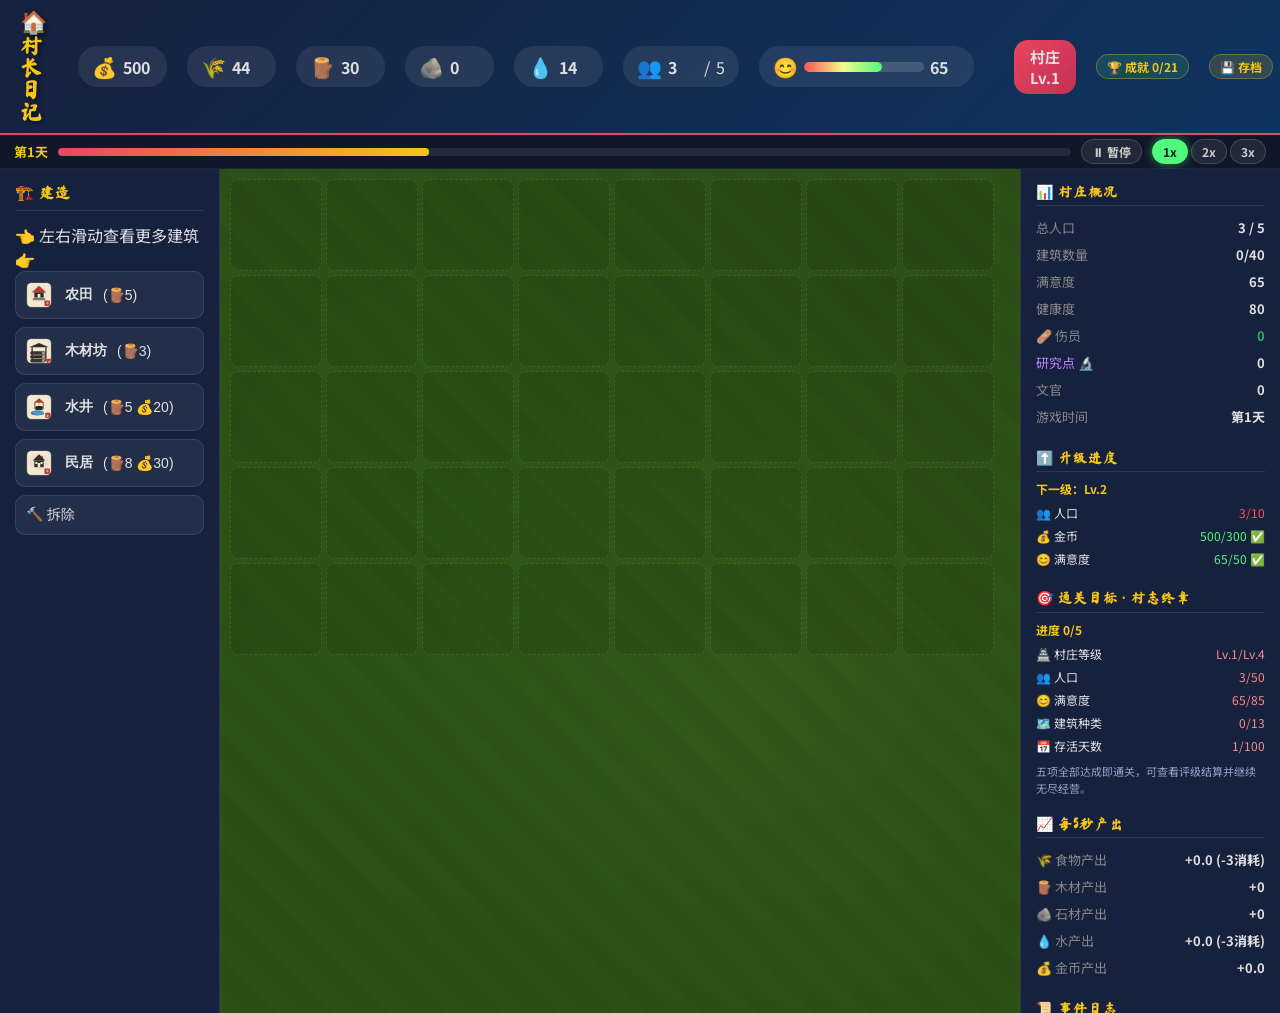
<file: index.html>
<!DOCTYPE html>
<html lang="zh-CN">
<head>
<meta charset="UTF-8">
<meta name="viewport" content="width=device-width, initial-scale=1.0, maximum-scale=1.0, user-scalable=no">
<title>村长日记</title>
<style>
/* 村长日记 — Styles（融合版：秦风水墨视觉 + 设计系统工程规范） */
@import url('https://fonts.googleapis.com/css2?family=Ma+Shan+Zheng&family=Noto+Sans+SC:wght@400;500;700&family=ZCOOL+XiaoWei&display=swap');

:root {
  /* ===== 秦风调色板（设计系统 Source of Truth） ===== */
  --c-bg: #1a1a2e;
  --c-navy: #16213e;
  --c-navy-2: #0f3460;
  --c-panel: #16213e;
  --c-gold: #f5c518;          /* 奖勋金 */
  --c-red: #e94560;           /* 朱红 */
  --c-red-2: #c23152;
  --c-green: #50fa7b;         /* 达成/增益 */
  --c-purple: #c084fc;        /* 科技 */
  --c-text: #e0e0e0;
  --c-muted: #8fa3c8;
  --c-border: rgba(255,255,255,0.1);
  /* 资源专属色（resource chip 一眼区分） */
  --res-food: #84cc16;        /* 🌾 食物-绿 */
  --res-wood: #c8893a;        /* 🪵 木材-暖棕 */
  --res-stone: #94a3b8;       /* 🪨 石材-灰蓝 */
  --res-water: #38bdf8;       /* 💧 水-蓝 */
  --res-gold: #f5c518;        /* 💰 金币-金 */
  --res-pop: #f0a6c0;         /* 👥 人口-粉 */
  --res-sat: #fbbf24;         /* 😊 满意度-琥珀 */

  /* ===== 间距尺度（8–64） ===== */
  --space-1: 8px; --space-2: 16px; --space-3: 24px;
  --space-4: 32px; --space-5: 48px; --space-6: 64px;
  /* ===== 圆角（粘土风 reinterpret 为水墨圆润） ===== */
  --radius-card: 18px; --radius-chip: 14px; --radius-sm: 10px;
  /* ===== 软投影（双层纵深 → 水墨/宣纸厚度感） ===== */
  --shadow-soft: 0 4px 0 rgba(0,0,0,.18), 0 10px 26px rgba(0,0,0,.28);
  --shadow-card: 0 8px 28px rgba(0,0,0,.40);
  --ring: var(--c-red);

  /* ===== 字体 ===== */
  --font-heading: 'Ma Shan Zheng', 'ZCOOL XiaoWei', "Microsoft YaHei", serif;  /* 手写日志味（中文毛笔） */
  --font-body: 'Noto Sans SC', "Microsoft YaHei", "PingFang SC", sans-serif;
}

/* 标题统一毛笔体（实现设计系统「手写日志味」，且中文可渲染） */
.game-title, .panel-title, .info-section h3,
.modal h2, .save-modal h2, .achv-modal h2, .win-modal h2 {
  font-family: var(--font-heading);
  letter-spacing: 1px;
}

/* 无障碍：键盘聚焦环 + 尊重 prefers-reduced-motion */
:focus-visible { outline: 2px solid var(--ring); outline-offset: 2px; }
@media (prefers-reduced-motion: reduce) {
  *, *::before, *::after {
    animation-duration: .001ms !important;
    animation-iteration-count: 1 !important;
    transition-duration: .001ms !important;
    scroll-behavior: auto !important;
  }
}

* { margin: 0; padding: 0; box-sizing: border-box; }
  
  body {
    font-family: var(--font-body);
    background: var(--c-bg);
    color: var(--c-text);
    user-select: none;
    overflow: hidden;
  }

  /* ===== 顶部资源栏 ===== */
  .topbar {
    display: flex;
    align-items: center;
    gap: 20px;
    padding: 10px 20px;
    background: linear-gradient(135deg, var(--c-navy), var(--c-navy-2));
    border-bottom: 2px solid var(--c-red);
    box-shadow: 0 4px 15px rgba(0,0,0,0.3);
    z-index: 100;
  }
  .game-title {
    font-size: 22px;
    font-weight: bold;
    color: #f5c518;
    text-shadow: 2px 2px 4px rgba(0,0,0,0.5);
    margin-right: 10px;
  }
  .resource {
    display: flex;
    align-items: center;
    gap: 6px;
    background: rgba(255,255,255,0.08);
    padding: 6px 14px;
    border-radius: 20px;
    font-size: 16px;
    transition: all 0.3s;
  }
  .resource .icon { font-size: 20px; }
  .resource .val { font-weight: bold; min-width: 30px; }
  .resource.flash { background: rgba(80,250,123,0.25); transform: scale(1.05); }
  .resource .delta { font-size: 12px; color: #50fa7b; }
  .resource .delta.neg { color: #ff5555; }
  /* 资源 chip：图标按资源专属色（设计系统 §7.1 资源一眼区分） */
  #res-gold .icon { color: var(--res-gold); }
  #res-food .icon { color: var(--res-food); }
  #res-wood .icon { color: var(--res-wood); }
  #res-stone .icon { color: var(--res-stone); }
  #res-water .icon { color: var(--res-water); }
  .spacer { flex: 1; }
  .village-level {
    background: linear-gradient(135deg, var(--c-red), var(--c-red-2));
    padding: 6px 16px;
    border-radius: var(--radius-chip);
    font-weight: bold;
    font-size: 15px;
  }
  .satisfaction-bar {
    width: 120px;
    height: 10px;
    background: rgba(255,255,255,0.15);
    border-radius: 5px;
    overflow: hidden;
  }
  .satisfaction-fill {
    height: 100%;
    background: linear-gradient(90deg, #ff5555, #f1fa8c, #50fa7b);
    transition: width 0.5s;
    border-radius: 5px;
  }

  /* ===== 时间进度条 ===== */
  .time-bar {
    display: flex;
    align-items: center;
    gap: 10px;
    padding: 4px 14px;
    background: #0f1729;
    border-bottom: 1px solid rgba(255,255,255,0.06);
    z-index: 99;
  }
  .time-bar .day-label {
    font-size: 13px;
    color: #f5c518;
    font-weight: bold;
    white-space: nowrap;
  }
  .time-bar .progress-track {
    flex: 1;
    height: 8px;
    background: rgba(255,255,255,0.08);
    border-radius: 4px;
    overflow: hidden;
  }
  .time-bar .progress-fill {
    height: 100%;
    background: linear-gradient(90deg, #e94560, #f5c518);
    border-radius: 4px;
    transition: width 0.3s linear;
  }
  .time-bar .ctrl-btn {
    background: rgba(255,255,255,0.08);
    border: 1px solid rgba(255,255,255,0.15);
    color: #ccc;
    padding: 3px 10px;
    border-radius: 14px;
    font-size: 12px;
    cursor: pointer;
    font-weight: bold;
    font-family: inherit;
    transition: all 0.2s;
    white-space: nowrap;
  }
  .time-bar .ctrl-btn:hover { background: rgba(255,255,255,0.18); }
  .time-bar .ctrl-btn.active {
    background: #50fa7b;
    color: #0f1729;
    border-color: #50fa7b;
    box-shadow: 0 0 10px rgba(80,250,123,0.5);
  }
  .time-bar .pause-btn.active {
    background: #e94560;
    color: #fff;
    border-color: #e94560;
    box-shadow: 0 0 10px rgba(233,69,96,0.5);
  }
  .time-bar .speed-group {
    display: flex;
    gap: 3px;
  }

  /* ===== 主区域 ===== */
  .main-area {
    display: flex;
    height: calc(100vh - 56px);
  }

  /* ===== 左侧建筑面板 ===== */
  .build-panel {
    width: 220px;
    background: var(--c-panel);
    padding: 15px;
    overflow-y: auto;
    border-right: 1px solid var(--c-border);
  }
  .panel-title {
    font-size: 15px;
    color: #f5c518;
    margin-bottom: 12px;
    font-weight: bold;
    border-bottom: 1px solid rgba(255,255,255,0.1);
    padding-bottom: 8px;
  }
  .build-btn {
    display: flex;
    align-items: center;
    gap: 10px;
    width: 100%;
    padding: 10px;
    margin-bottom: 8px;
    background: rgba(255,255,255,0.06);
    border: 1px solid rgba(255,255,255,0.1);
    border-radius: 10px;
    color: #e0e0e0;
    cursor: pointer;
    transition: all 0.2s;
    font-size: 14px;
    text-align: left;
  }
  .build-btn:hover {
    background: rgba(233,69,96,0.2);
    border-color: #e94560;
    transform: translateX(3px);
  }
  .build-btn.selected {
    background: rgba(233,69,96,0.3);
    border-color: #e94560;
    box-shadow: 0 0 12px rgba(233,69,96,0.4);
  }
  .build-btn.disabled {
    opacity: 0.4;
    cursor: not-allowed;
  }
  .build-btn.disabled:hover {
    background: rgba(255,255,255,0.06);
    border-color: rgba(255,255,255,0.1);
    transform: none;
  }
  .build-btn .b-icon { font-size: 28px; }
  .build-btn .b-ico { height: 26px; vertical-align: middle; border-radius: 5px; margin-right: 3px; }
  .build-btn .b-info { flex: 1; }
  .build-btn .b-name { font-weight: bold; }
  .build-btn .b-cost { font-size: 12px; color: #888; margin-top: 2px; }
  .build-btn .b-cost .ok { color: #50fa7b; }
  .build-btn .b-cost .no { color: #ff5555; }
  .build-btn.demolish-btn {
    background: rgba(255, 85, 85, 0.08);
    border: 2px solid rgba(255, 85, 85, 0.4);
    color: #ff8888;
  }
  .build-btn.demolish-btn:hover { background: rgba(255, 85, 85, 0.18); }
  .build-btn.demolish-btn.selected {
    background: #ff5555;
    border-color: #ff5555;
    color: #fff;
    box-shadow: 0 0 12px rgba(255, 85, 85, 0.6);
  }

  /* ===== 地图区域 ===== */
  .map-area {
    flex: 1;
    position: relative;
    background: #2d5016;
    background-image: 
      repeating-linear-gradient(45deg, transparent, transparent 20px, rgba(0,0,0,0.03) 20px, rgba(0,0,0,0.03) 40px),
      radial-gradient(circle at 30% 40%, rgba(50,100,20,0.3), transparent 60%),
      radial-gradient(circle at 70% 60%, rgba(80,120,30,0.2), transparent 50%);
    overflow: auto;
  }
  .map-area::-webkit-scrollbar { width: 10px; }
  .map-area::-webkit-scrollbar-track { background: rgba(0,0,0,0.15); }
  .map-area::-webkit-scrollbar-thumb { background: rgba(255,255,255,0.25); border-radius: 5px; }
  .map-area::-webkit-scrollbar-thumb:hover { background: rgba(255,255,255,0.4); }
  .grid-container {
    display: grid;
    grid-template-columns: repeat(8, 92px);
    grid-template-rows: repeat(5, 92px);
    gap: 4px;
    padding: 10px;
    min-height: 100%;
    box-sizing: border-box;
  }
  .grid-cell {
    background: rgba(0,0,0,0.08);
    border: 1px dashed rgba(255,255,255,0.1);
    border-radius: 8px;
    display: flex;
    align-items: center;
    justify-content: center;
    cursor: pointer;
    transition: all 0.15s;
    position: relative;
    font-size: 32px;
  }
  .grid-cell:hover {
    background: rgba(255,255,255,0.1);
    border-color: rgba(255,255,255,0.3);
  }
  .grid-cell.build-target {
    background: rgba(233,69,96,0.15);
    border: 2px solid #e94560;
    animation: pulse 1s infinite;
  }
  @keyframes pulse {
    0%,100% { box-shadow: 0 0 5px rgba(233,69,96,0.3); }
    50% { box-shadow: 0 0 20px rgba(233,69,96,0.6); }
  }
  .grid-cell.has-building {
    cursor: default;
    background: rgba(0,0,0,0.15);
    border: 1px solid rgba(255,255,255,0.15);
  }
  .grid-cell.demolish-target {
    border: 2px solid #ff5555 !important;
    box-shadow: 0 0 8px rgba(255, 85, 85, 0.5) inset;
    animation: demolish-pulse 1s infinite;
  }
  @keyframes demolish-pulse {
    0%, 100% { background: rgba(255, 85, 85, 0.1); }
    50% { background: rgba(255, 85, 85, 0.25); }
  }
  .grid-cell.demolish-flash {
    animation: flash-remove 0.5s ease-out;
  }
  @keyframes flash-remove {
    0% { background: rgba(255, 85, 85, 0.6); transform: scale(1); }
    100% { background: transparent; transform: scale(0.8); }
  }
  .grid-cell .building-emoji { font-size: 36px; filter: drop-shadow(2px 2px 3px rgba(0,0,0,0.4)); }
  .grid-cell .building-ico img, .grid-cell .building-ico svg { width: 52px; height: 52px; border-radius: 8px; filter: drop-shadow(2px 2px 3px rgba(0,0,0,0.4)); }
  .grid-cell .worker-badge {
    position: absolute;
    bottom: 2px;
    right: 2px;
    background: #e94560;
    color: white;
    font-size: 11px;
    padding: 1px 5px;
    border-radius: 8px;
    font-weight: bold;
  }
  .grid-cell .level-badge {
    position: absolute;
    top: 2px;
    left: 2px;
    background: rgba(0,0,0,0.5);
    color: #f5c518;
    font-size: 10px;
    padding: 1px 4px;
    border-radius: 4px;
  }

  /* ===== 右侧信息面板 ===== */
  .info-panel {
    width: 260px;
    background: var(--c-panel);
    padding: 15px;
    overflow-y: auto;
    border-left: 1px solid var(--c-border);
  }
  .info-section {
    margin-bottom: 20px;
  }
  .info-section h3 {
    font-size: 14px;
    color: #f5c518;
    margin-bottom: 8px;
    border-bottom: 1px solid rgba(255,255,255,0.1);
    padding-bottom: 5px;
  }
  .info-row {
    display: flex;
    justify-content: space-between;
    padding: 4px 0;
    font-size: 13px;
  }
  .info-row .label { color: #888; }
  .info-row .value { font-weight: bold; }
  .upgrade-row {
    display: flex;
    justify-content: space-between;
    align-items: center;
    padding: 3px 0;
    font-size: 12px;
  }
  .upgrade-row .req-met { color: #50fa7b; }
  .upgrade-row .req-not { color: #ff5555; }
  .upgrade-next {
    font-size: 12px;
    color: #f5c518;
    margin-bottom: 4px;
    font-weight: bold;
  }
  .upgrade-maxed {
    font-size: 13px;
    color: #50fa7b;
    text-align: center;
    padding: 8px 0;
  }
  .log-entry {
    font-size: 12px;
    padding: 6px 8px;
    margin-bottom: 4px;
    border-radius: 6px;
    background: rgba(255,255,255,0.05);
    border-left: 3px solid #555;
    line-height: 1.4;
  }
  .log-entry.good { border-left-color: #50fa7b; }
  .log-entry.bad { border-left-color: #ff5555; }
  .log-entry.event { border-left-color: #f5c518; }
  .log-entry .time { color: #666; font-size: 10px; }

  /* ===== 弹窗 ===== */
  .modal-overlay {
    position: fixed;
    top: 0; left: 0; right: 0; bottom: 0;
    background: rgba(0,0,0,0.6);
    display: none;
    align-items: center;
    justify-content: center;
    z-index: 1000;
    backdrop-filter: blur(4px);
  }
  .modal-overlay.show { display: flex; }
  .modal {
    background: linear-gradient(135deg, #1a1a2e, #16213e);
    border: 2px solid #e94560;
    border-radius: var(--radius-card);
    padding: 30px;
    max-width: 420px;
    text-align: center;
    box-shadow: var(--shadow-card);
    animation: modalIn 0.3s ease;
  }
  @keyframes modalIn { from { transform: scale(0.8); opacity: 0; } to { transform: scale(1); opacity: 1; } }
  .modal h2 { color: #f5c518; margin-bottom: 12px; font-size: 20px; }
  .modal p { margin-bottom: 20px; line-height: 1.6; font-size: 15px; }
  .modal-btns { display: flex; gap: 12px; justify-content: center; }
  .modal-btn {
    padding: 10px 28px;
    border: none;
    border-radius: 25px;
    font-size: 15px;
    cursor: pointer;
    font-weight: bold;
    transition: all 0.2s;
    font-family: inherit;
  }
  .modal-btn.yes { background: #e94560; color: white; }
  .modal-btn.yes:hover { background: #ff5577; transform: scale(1.05); }
  .modal-btn.no { background: rgba(255,255,255,0.1); color: #ccc; }
  .modal-btn.no:hover { background: rgba(255,255,255,0.2); }

  /* ===== 存档弹窗 ===== */
  .save-modal {
    background: linear-gradient(135deg, #1a1a2e, #16213e);
    border: 2px solid #e94560;
    border-radius: 16px;
    padding: 24px;
    max-width: 460px;
    width: 90%;
    box-shadow: 0 20px 60px rgba(0,0,0,0.5);
    animation: modalIn 0.3s ease;
  }
  .save-modal h2 { color: #f5c518; margin-bottom: 16px; font-size: 20px; text-align: center; }
  .save-slot {
    display: flex;
    align-items: center;
    justify-content: space-between;
    background: rgba(255,255,255,0.05);
    border: 1px solid rgba(255,255,255,0.1);
    border-radius: 12px;
    padding: 12px 16px;
    margin-bottom: 10px;
    cursor: pointer;
    transition: all 0.2s;
  }
  .save-slot:hover { background: rgba(233,69,96,0.15); border-color: rgba(233,69,96,0.4); }
  .save-slot.empty { opacity: 0.6; }
  .save-slot-info { flex: 1; text-align: left; }
  .save-slot-name { font-size: 14px; font-weight: bold; color: #f5c518; }
  .save-slot-detail { font-size: 12px; color: #888; margin-top: 2px; }
  .save-slot.empty .save-slot-detail { color: #555; }
  .save-slot-action { font-size: 20px; margin-left: 12px; }
  .save-close-btn {
    display: block;
    width: 100%;
    padding: 10px;
    margin-top: 8px;
    background: rgba(255,255,255,0.08);
    border: 1px solid rgba(255,255,255,0.15);
    color: #ccc;
    border-radius: 25px;
    font-size: 14px;
    cursor: pointer;
    font-family: inherit;
    transition: all 0.2s;
  }
  .save-close-btn:hover { background: rgba(255,255,255,0.18); }

  /* ===== 浮动提示 ===== */
  .float-text {
    position: absolute;
    font-size: 18px;
    font-weight: bold;
    pointer-events: none;
    animation: floatUp 1.5s ease-out forwards;
    z-index: 50;
    text-shadow: 2px 2px 4px rgba(0,0,0,0.5);
  }
  @keyframes floatUp {
    0% { transform: translateY(0); opacity: 1; }
    100% { transform: translateY(-50px); opacity: 0; }
  }

  /* ===== 开始/升级提示 ===== */
  .levelup-toast {
    position: fixed;
    top: 50%;
    left: 50%;
    transform: translate(-50%, -50%);
    background: linear-gradient(135deg, #f5c518, #e94560);
    color: white;
    padding: 20px 50px;
    border-radius: 16px;
    font-size: 24px;
    font-weight: bold;
    z-index: 999;
    display: none;
    box-shadow: 0 10px 40px rgba(245,197,24,0.5);
    text-align: center;
  }
  .levelup-toast.show { display: block; animation: levelupAnim 2.5s ease; }
  @keyframes levelupAnim {
    0% { transform: translate(-50%,-50%) scale(0); opacity: 0; }
    20% { transform: translate(-50%,-50%) scale(1.1); opacity: 1; }
    80% { transform: translate(-50%,-50%) scale(1); opacity: 1; }
    100% { transform: translate(-50%,-50%) scale(0.9); opacity: 0; }
  }

  /* ===== 成就系统 ===== */
  .achv-toast-wrap {
    position: fixed;
    top: 60px;
    right: 16px;
    z-index: 300;
    display: flex;
    flex-direction: column;
    gap: 8px;
    pointer-events: none;
  }
  .achv-toast {
    background: linear-gradient(135deg, rgba(245,197,24,0.95), rgba(233,69,96,0.95));
    color: #fff;
    padding: 10px 16px;
    border-radius: 10px;
    box-shadow: 0 6px 20px rgba(0,0,0,0.45);
    font-size: 13px;
    min-width: 200px;
    animation: achvIn 0.4s ease, achvOut 0.5s ease 3.2s forwards;
  }
  .achv-toast .t1 { font-size: 11px; opacity: 0.85; letter-spacing: 1px; }
  .achv-toast .t2 { font-size: 15px; font-weight: bold; margin: 2px 0; }
  .achv-toast .t3 { font-size: 11px; opacity: 0.9; }
  @keyframes achvIn { from { transform: translateX(120%); opacity: 0; } to { transform: translateX(0); opacity: 1; } }
  @keyframes achvOut { to { transform: translateX(120%); opacity: 0; } }

  .achv-modal {
    background: linear-gradient(145deg, #1a1a2e, #16213e);
    border: 2px solid #f5c518;
    border-radius: 16px;
    padding: 20px;
    max-width: 620px;
    width: 92%;
    max-height: 82vh;
    overflow-y: auto;
    box-shadow: 0 10px 40px rgba(0,0,0,0.6);
    animation: modalIn 0.3s ease;
  }
  .achv-modal h2 { color: #f5c518; margin-bottom: 6px; font-size: 20px; text-align: center; }
  .achv-progress-bar {
    height: 8px;
    background: rgba(255,255,255,0.08);
    border-radius: 4px;
    overflow: hidden;
    margin: 10px 0 16px;
  }
  .achv-progress-fill {
    height: 100%;
    background: linear-gradient(90deg, #f5c518, #50fa7b);
    transition: width 0.4s ease;
  }
  .achv-group-title {
    font-size: 12px;
    color: #8fa3c8;
    margin: 14px 0 6px;
    border-bottom: 1px dashed rgba(255,255,255,0.12);
    padding-bottom: 4px;
  }
  .achv-grid { display: grid; grid-template-columns: repeat(auto-fill, minmax(178px, 1fr)); gap: 8px; }
  .achv-card {
    display: flex;
    gap: 8px;
    align-items: flex-start;
    padding: 8px 10px;
    border-radius: 8px;
    background: rgba(255,255,255,0.04);
    border: 1px solid rgba(255,255,255,0.08);
  }
  .achv-card.done {
    background: rgba(245,197,24,0.12);
    border-color: rgba(245,197,24,0.45);
  }
  .achv-card .ic { font-size: 22px; line-height: 1; filter: grayscale(1) opacity(0.45); }
  .achv-card.done .ic { filter: none; }
  .achv-card .nm { font-size: 13px; font-weight: bold; color: #777f92; }
  .achv-card.done .nm { color: #f5c518; }
  .achv-card .ds { font-size: 11px; color: #6c7488; line-height: 1.4; margin-top: 2px; }
  .achv-card.done .ds { color: #b9c4d8; }
  .achv-card .rw { font-size: 10px; color: #50fa7b; margin-top: 3px; }
  .tech-btn {
    margin-top: 6px;
    width: 100%;
    padding: 6px 10px;
    border: none;
    border-radius: 8px;
    background: #a855f7;
    color: #fff;
    font-size: 12px;
    font-weight: bold;
    cursor: pointer;
    font-family: inherit;
    transition: all 0.2s;
  }
  .tech-btn:hover:not(:disabled) { background: #c084fc; }
  .tech-btn.done { background: rgba(80,250,123,0.25); color: #50fa7b; cursor: default; }
  .tech-btn.disabled { background: rgba(255,255,255,0.08); color: #777; cursor: not-allowed; }

  /* 科技树弹窗右上角关闭 X */
  #tech-modal-box { position: relative; }
  .modal-close-x {
    position: absolute;
    top: 14px;
    right: 14px;
    width: 34px;
    height: 34px;
    border: 1px solid rgba(255,255,255,0.15);
    border-radius: 50%;
    background: rgba(255,255,255,0.08);
    color: #e0e0e0;
    font-size: 22px;
    line-height: 1;
    cursor: pointer;
    font-family: inherit;
    display: flex;
    align-items: center;
    justify-content: center;
    transition: all 0.2s;
    z-index: 5;
    padding: 0;
  }
  .modal-close-x:hover {
    background: #e94560;
    color: #fff;
    border-color: #e94560;
    transform: scale(1.08);
  }

  /* 通关目标清单 */
  .goal-row {
    display: flex;
    justify-content: space-between;
    align-items: center;
    padding: 3px 0;
    font-size: 12px;
  }
  .goal-row .g-done { color: #50fa7b; }
  .goal-row .g-todo { color: #ff8a8a; }
  .goal-hint { font-size: 11px; color: #8fa3c8; margin-top: 6px; line-height: 1.5; }

  /* 通关结算 */
  .win-modal {
    background: linear-gradient(145deg, #23213e, #3a2a1a);
    border: 2px solid #f5c518;
    border-radius: 18px;
    padding: 24px;
    max-width: 480px;
    width: 92%;
    max-height: 85vh;
    overflow-y: auto;
    text-align: center;
    box-shadow: 0 0 60px rgba(245,197,24,0.35);
    animation: modalIn 0.4s ease;
  }
  .win-rank {
    font-size: 64px;
    font-weight: bold;
    line-height: 1;
    margin: 8px 0;
    background: linear-gradient(135deg, #f5c518, #ff8a3d);
    -webkit-background-clip: text;
    background-clip: text;
    color: transparent;
  }
  .win-stat-row {
    display: flex;
    justify-content: space-between;
    font-size: 13px;
    padding: 5px 2px;
    border-bottom: 1px dashed rgba(255,255,255,0.1);
  }
  .win-stat-row .v { color: #f5c518; font-weight: bold; }

  /* 滚动条 */
  ::-webkit-scrollbar { width: 6px; }
  ::-webkit-scrollbar-track { background: rgba(0,0,0,0.2); }
  ::-webkit-scrollbar-thumb { background: rgba(255,255,255,0.15); border-radius: 3px; }
  ::-webkit-scrollbar-thumb:hover { background: rgba(255,255,255,0.25); }

  /* ============================================ */
  /* ============= 移动端适配 =================== */
  /* ============================================ */
  @media (max-width: 768px) {
    body { overflow: auto; }

    /* 时间进度条移动端 */
    .time-bar { padding: 3px 8px; gap: 6px; }
    .time-bar .day-label { font-size: 11px; }
    .time-bar .progress-track { height: 6px; }
    .time-bar .ff-btn, .time-bar .ctrl-btn { padding: 2px 8px; font-size: 10px; }
    .save-modal { padding: 16px; max-width: 95%; }
    .save-modal h2 { font-size: 16px; }
    .save-slot { padding: 10px 12px; }
    .save-slot-name { font-size: 13px; }
    .save-slot-detail { font-size: 11px; }

    /* 顶部资源栏改成两行 */
    .topbar {
      flex-wrap: wrap;
      gap: 6px;
      padding: 8px 10px;
    }
    .game-title {
      font-size: 16px;
      margin-right: 4px;
      width: 100%;
      margin-bottom: 4px;
    }
    .resource {
      padding: 4px 8px;
      font-size: 12px;
      border-radius: 14px;
    }
    .resource .icon { font-size: 14px; }
    .village-level {
      padding: 4px 10px;
      font-size: 12px;
    }
    .satisfaction-bar { width: 50px; height: 8px; }

    /* 主区域改为垂直布局 */
    .main-area {
      flex-direction: column;
      height: auto;
      min-height: calc(100vh - 100px);
    }

    /* 建筑面板变为顶部横滑（带渐变提示） */
    .build-panel {
      width: 100% !important;
      max-height: 220px !important;
      min-height: 90px;
      overflow-x: auto !important;
      overflow-y: visible !important;
      padding: 8px !important;
      border-right: none !important;
      border-bottom: 1px solid rgba(255,255,255,0.1);
      position: relative;
      display: block !important;
    }
    .panel-title {
      display: none !important;
    }
    .build-panel-hint {
      display: block;
      width: 100%;
      text-align: center;
      font-size: 10px;
      color: #f5c518;
      padding: 2px 0 4px 0;
      letter-spacing: 1px;
      background: rgba(245,197,24,0.08);
      border-radius: 6px;
      margin-bottom: 2px;
    }
    #build-buttons {
      display: flex;
      gap: 6px;
      flex-wrap: nowrap;
      padding-bottom: 4px;
    }
    .build-btn {
      min-width: 80px !important;
      width: auto !important;
      flex-shrink: 0 !important;
      padding: 8px 10px !important;
      margin-bottom: 0 !important;
      white-space: nowrap !important;
      display: flex !important;
      visibility: visible !important;
      opacity: 1 !important;
      height: auto !important;
    }
    .build-btn .b-icon { font-size: 22px !important; }
    .build-btn .b-ico { height: 21px !important; border-radius: 4px !important; }
    .build-btn .b-name { font-size: 12px !important; display: block !important; }
    .build-btn .b-cost { font-size: 10px !important; display: block !important; }

    /* 地图区域占满剩余空间 */
    .map-area {
      min-height: 280px;
      flex: 1;
    }
    .grid-cell { font-size: 22px; }
    .grid-cell .building-emoji { font-size: 24px; }
    .grid-cell .building-ico img { width: 36px; height: 36px; border-radius: 6px; }

    /* 信息面板变为底部可折叠 */
    .info-panel {
      width: 100%;
      max-height: 280px;
      padding: 10px;
      border-left: none;
      border-top: 1px solid rgba(255,255,255,0.1);
      overflow-y: auto;
    }
    .info-section {
      width: 100% !important;
      display: block !important;
      margin-bottom: 8px;
    }
    .info-section h3 {
      font-size: 12px;
      margin-bottom: 4px;
      padding-bottom: 3px;
    }
    .info-row {
      font-size: 11px;
      padding: 2px 0;
    }
    .log-entry {
      font-size: 10px;
      padding: 4px 6px;
    }

    /* 弹窗在小屏幕上缩小 */
    .modal {
      max-width: 90%;
      padding: 20px;
      margin: 0 16px;
    }
    .modal h2 { font-size: 16px; }
    .modal p { font-size: 13px; }
    .modal-btn {
      padding: 8px 20px;
      font-size: 13px;
    }
  }

  /* 横屏手机小优化 */
  @media (max-height: 500px) and (orientation: landscape) {
    .main-area { height: calc(100vh - 80px); }
    .map-area { min-height: 200px; }
    .build-panel { max-height: 150px; }
    .info-panel { max-height: 120px; }
  }

</style>
</head>
<body>

<!-- 顶部资源栏 -->
<div class="topbar">
  <div class="game-title">🏠 村长日记</div>
  <div class="resource" id="res-gold"><span class="icon">💰</span><span class="val" id="val-gold">500</span></div>
  <div class="resource" id="res-food"><span class="icon">🌾</span><span class="val" id="val-food">50</span></div>
  <div class="resource" id="res-wood"><span class="icon">🪵</span><span class="val" id="val-wood">30</span></div>
  <div class="resource" id="res-stone"><span class="icon">🪨</span><span class="val" id="val-stone">0</span></div>
  <div class="resource" id="res-water"><span class="icon">💧</span><span class="val" id="val-water">20</span></div>
  <div class="resource"><span class="icon">👥</span><span class="val" id="val-pop">3</span>/<span id="val-popmax">5</span></div>
  <div class="resource">
    <span class="icon">😊</span>
    <div class="satisfaction-bar"><div class="satisfaction-fill" id="sat-fill" style="width:65%"></div></div>
    <span class="val" id="val-sat">65</span>
  </div>
  <div class="spacer"></div>
  <div class="village-level" id="village-level">村庄 Lv.1</div>
  <button class="ctrl-btn" id="achv-btn" style="background:rgba(80,250,123,0.12);border:1px solid rgba(245,197,24,0.35);color:#f5c518;padding:3px 10px;border-radius:14px;font-size:12px;cursor:pointer;font-weight:bold;font-family:inherit;white-space:nowrap;" onclick="showAchievementModal()">🏆 成就 0/0</button>
  <button class="ctrl-btn" style="background:rgba(245,197,24,0.15);border:1px solid rgba(245,197,24,0.3);color:#f5c518;padding:3px 10px;border-radius:14px;font-size:12px;cursor:pointer;font-weight:bold;font-family:inherit;white-space:nowrap;" onclick="showSaveModal('save')">💾 存档</button>
  <button class="ctrl-btn" style="background:rgba(80,250,123,0.15);border:1px solid rgba(80,250,123,0.3);color:#50fa7b;padding:3px 10px;border-radius:14px;font-size:12px;cursor:pointer;font-weight:bold;font-family:inherit;white-space:nowrap;" onclick="showSaveModal('load')">📂 读档</button>
  <button class="ctrl-btn" style="background:rgba(255,85,85,0.15);border:1px solid rgba(255,85,85,0.3);color:#ff5555;padding:3px 10px;border-radius:14px;font-size:12px;cursor:pointer;font-weight:bold;font-family:inherit;white-space:nowrap;" onclick="confirmReset()">🔄 重新开始</button>
  <button class="ctrl-btn" id="copy-link-btn" style="background:rgba(74,163,255,0.15);border:1px solid rgba(74,163,255,0.45);color:#4aa3ff;padding:3px 10px;border-radius:14px;font-size:12px;cursor:pointer;font-weight:bold;font-family:inherit;white-space:nowrap;" onclick="copyShareLink()">🔗 复制链接</button>
  <button class="ctrl-btn" id="tech-btn" style="background:rgba(168,85,247,0.15);border:1px solid rgba(168,85,247,0.45);color:#c084fc;padding:3px 10px;border-radius:14px;font-size:12px;cursor:pointer;font-weight:bold;font-family:inherit;white-space:nowrap;" onclick="openTechTree()">🔬 科技</button>
</div>

<!-- 时间进度条 -->
<div class="time-bar">
  <span class="day-label" id="time-day">第1天</span>
  <div class="progress-track"><div class="progress-fill" id="time-progress" style="width:0%"></div></div>
  <button class="ctrl-btn pause-btn" id="pause-btn" onclick="togglePause()">⏸ 暂停</button>
  <div class="speed-group">
    <button class="ctrl-btn speed-btn active" onclick="setSpeed(1)">1x</button>
    <button class="ctrl-btn speed-btn" onclick="setSpeed(2)">2x</button>
    <button class="ctrl-btn speed-btn" onclick="setSpeed(3)">3x</button>
  </div>
</div>

<!-- 主区域 -->
<div class="main-area">
  <!-- 左侧建筑面板 -->
  <div class="build-panel" id="build-panel">
    <div class="panel-title">🏗️ 建造</div>
    <div class="build-panel-hint">👈 左右滑动查看更多建筑 👉</div>
    <div id="build-buttons"></div>
  </div>

  <!-- 中间地图 -->
  <div class="map-area">
    <div class="grid-container" id="grid"></div>
  </div>

  <!-- 右侧信息面板 -->
  <div class="info-panel">
    <div class="info-section">
      <h3>📊 村庄概况</h3>
      <div class="info-row"><span class="label">总人口</span><span class="value" id="info-pop">3 / 5</span></div>
      <div class="info-row"><span class="label">建筑数量</span><span class="value" id="info-buildings">0/40</span></div>
      <div class="info-row"><span class="label">满意度</span><span class="value" id="info-sat">65</span></div>
      <div class="info-row"><span class="label">健康度</span><span class="value" id="info-health">80</span></div>
      <div class="info-row"><span class="label">🩹 伤员</span><span class="value" id="info-injured" style="color:#27ae60">0</span></div>
      <div class="info-row"><span class="label" style="cursor:pointer;color:#c084fc;" onclick="openTechTree()">研究点 🔬</span><span class="value" id="info-research">0</span></div>
      <div class="info-row"><span class="label">文官</span><span class="value" id="info-officials">0</span></div>
      <div class="info-row"><span class="label">游戏时间</span><span class="value" id="info-time">第1天</span></div>
    </div>
    <div class="info-section">
      <h3>⬆️ 升级进度</h3>
      <div id="upgrade-info"></div>
    </div>
    <div class="info-section">
      <h3>🎯 通关目标 · 村志终章</h3>
      <div id="goal-info"></div>
    </div>
    <div class="info-section">
      <h3>📈 每5秒产出</h3>
      <div class="info-row"><span class="label">🌾 食物产出</span><span class="value" id="income-food">+0</span></div>
      <div class="info-row"><span class="label">🪵 木材产出</span><span class="value" id="income-wood">+0</span></div>
      <div class="info-row"><span class="label">🪨 石材产出</span><span class="value" id="income-stone">+0</span></div>
      <div class="info-row"><span class="label">💧 水产出</span><span class="value" id="income-water">+0</span></div>
      <div class="info-row"><span class="label">💰 金币产出</span><span class="value" id="income-gold">+0</span></div>
    </div>
    <div class="info-section">
      <h3>📜 事件日志</h3>
      <div id="log-area"></div>
    </div>
  </div>
</div>

<!-- 事件弹窗 -->
<div class="modal-overlay" id="modal-overlay">
  <div class="modal">
    <h2 id="modal-title"></h2>
    <p id="modal-text"></p>
    <div class="modal-btns" id="modal-btns"></div>
  </div>
</div>

<!-- 升级提示 -->
<div class="levelup-toast" id="levelup-toast"></div>

<!-- 成就提示 -->
<div class="achv-toast-wrap" id="achv-toast-wrap"></div>

<!-- 成就弹窗 -->
<div class="modal-overlay" id="achv-overlay">
  <div class="achv-modal">
    <h2>🏆 成就殿堂</h2>
    <div style="text-align:center;font-size:12px;color:#8fa3c8;" id="achv-count-text">0 / 0</div>
    <div class="achv-progress-bar"><div class="achv-progress-fill" id="achv-progress-fill" style="width:0%"></div></div>
    <div id="achv-list"></div>
    <button class="save-close-btn" onclick="closeAchievementModal()">关闭</button>
  </div>
</div>

<!-- 通关结算弹窗 -->
<div class="modal-overlay" id="win-overlay">
  <div class="win-modal">
    <div style="font-size:13px;color:#8fa3c8;letter-spacing:3px;">村 志 · 终 章</div>
    <h2 style="color:#f5c518;font-size:22px;margin:6px 0;">🎊 你的村庄成了一方名镇</h2>
    <div class="win-rank" id="win-rank">S</div>
    <div style="font-size:13px;color:#b9c4d8;margin-bottom:14px;" id="win-comment"></div>
    <div id="win-stats" style="text-align:left;margin-bottom:16px;"></div>
    <button class="save-close-btn" onclick="closeWinModal()">继续无尽经营 →</button>
  </div>
</div>

<!-- 科技树弹窗 -->
<div class="modal-overlay" id="tech-overlay">
  <div class="achv-modal" id="tech-modal-box">
    <button class="modal-close-x" onclick="closeTechTree()" aria-label="关闭科技树">×</button>
    <h2>🔬 科技树</h2>
    <div style="text-align:center;font-size:13px;color:#c084fc;margin-bottom:6px;" id="tech-research-text">📖 当前研究点：0</div>
    <div id="tech-list"></div>
    <button class="save-close-btn" onclick="closeTechTree()">关闭</button>
  </div>
</div>

<!-- 存档弹窗 -->
<div class="modal-overlay" id="save-overlay">
  <div class="save-modal">
    <h2 id="save-modal-title">💾 存档</h2>
    <div id="save-slots-container"></div>
    <button class="save-close-btn" onclick="closeSaveModal()">关闭</button>
  </div>
</div>
<script src="js/app.js?v=23"></script>
</body>
</html>
</file>
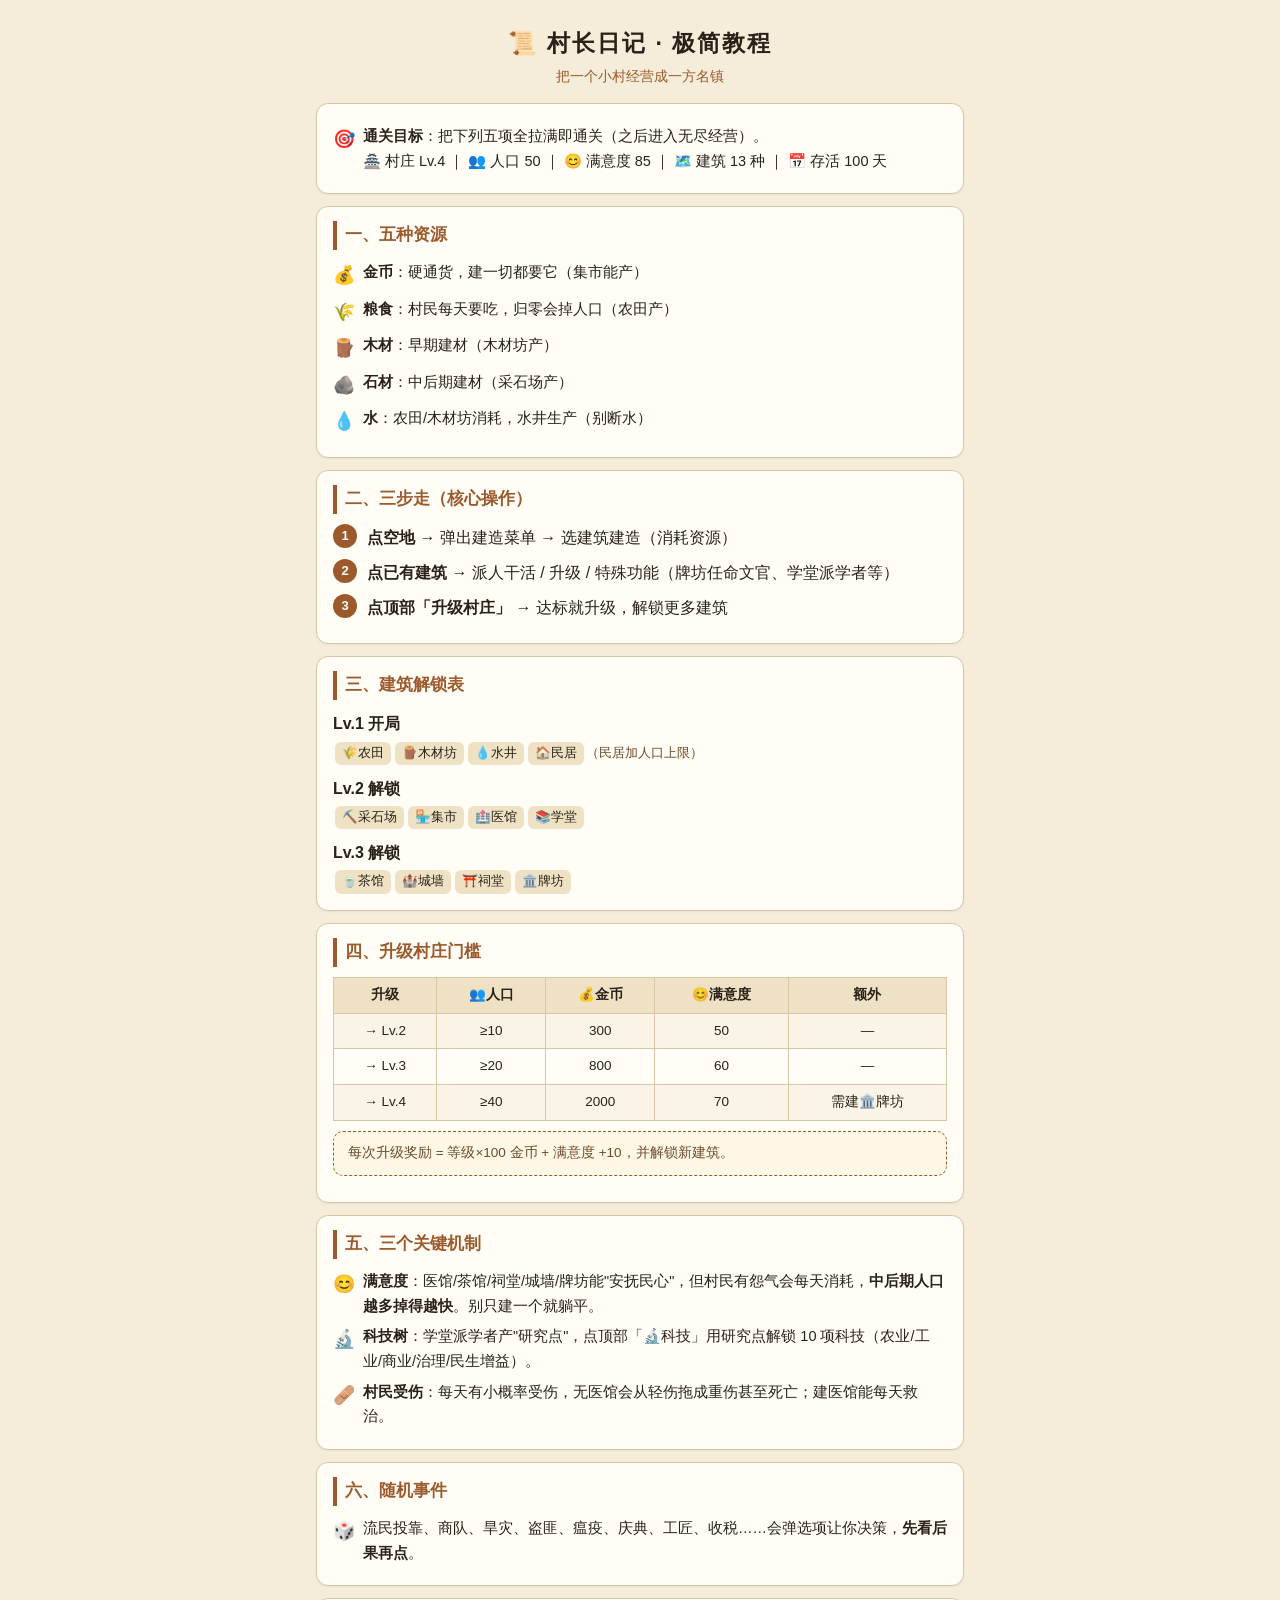
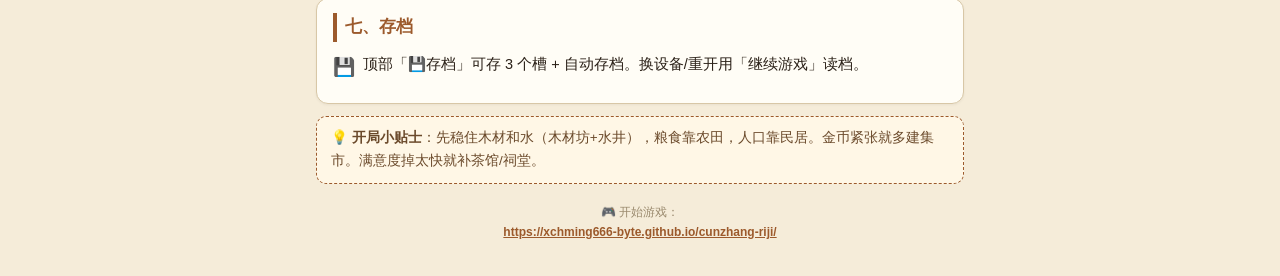
<file: guide.html>
<!DOCTYPE html>
<html lang="zh-CN">
<head>
<meta charset="UTF-8">
<meta name="viewport" content="width=device-width, initial-scale=1.0, maximum-scale=1.0, user-scalable=no">
<title>村长日记 · 极简教程</title>
<style>
  :root{ --ink:#2b2118; --paper:#f5ecd9; --line:#d8c7a6; --accent:#9c5a2c; --green:#3a7d44; --red:#c0392b; }
  *{box-sizing:border-box;margin:0;padding:0}
  body{font-family:-apple-system,"PingFang SC","Microsoft YaHei",sans-serif;background:var(--paper);color:var(--ink);line-height:1.7;padding:16px;max-width:680px;margin:0 auto;}
  h1{font-size:23px;text-align:center;margin:8px 0 2px;letter-spacing:2px}
  .sub{text-align:center;color:var(--accent);font-size:14px;margin-bottom:14px}
  .card{background:#fffdf6;border:1px solid var(--line);border-radius:12px;padding:14px 16px;margin:12px 0;box-shadow:0 1px 3px rgba(0,0,0,.05)}
  h2{font-size:17px;color:var(--accent);border-left:4px solid var(--accent);padding-left:8px;margin-bottom:10px}
  .row{display:flex;align-items:flex-start;gap:8px;margin:6px 0;font-size:14.5px}
  .ic{font-size:18px;min-width:22px;text-align:center}
  table{width:100%;border-collapse:collapse;font-size:13.5px;margin-top:4px}
  th,td{border:1px solid var(--line);padding:6px 8px;text-align:center}
  th{background:#efe2c4;font-weight:600}
  tr:nth-child(even) td{background:#faf4e6}
  .step{display:flex;gap:10px;align-items:flex-start;margin:8px 0}
  .num{flex:none;width:24px;height:24px;border-radius:50%;background:var(--accent);color:#fff;display:flex;align-items:center;justify-content:center;font-weight:bold;font-size:13px}
  .tip{background:#fff7e6;border:1px dashed var(--accent);border-radius:10px;padding:10px 14px;font-size:13.5px;color:#6b4a2b;margin:12px 0}
  .tag{display:inline-block;background:#efe2c4;border-radius:6px;padding:1px 7px;font-size:12.5px;margin:2px 2px}
  a.link{color:var(--accent);font-weight:bold;word-break:break-all}
  .foot{text-align:center;font-size:12px;color:#9b8b6f;margin:18px 0}
</style>
</head>
<body>

<h1>📜 村长日记 · 极简教程</h1>
<div class="sub">把一个小村经营成一方名镇</div>

<div class="card">
  <div class="row"><span class="ic">🎯</span><div><b>通关目标</b>：把下列五项全拉满即通关（之后进入无尽经营）。<br>
  🏯 村庄 Lv.4 ｜ 👥 人口 50 ｜ 😊 满意度 85 ｜ 🗺️ 建筑 13 种 ｜ 📅 存活 100 天</div></div>
</div>

<div class="card">
  <h2>一、五种资源</h2>
  <div class="row"><span class="ic">💰</span><div><b>金币</b>：硬通货，建一切都要它（集市能产）</div></div>
  <div class="row"><span class="ic">🌾</span><div><b>粮食</b>：村民每天要吃，归零会掉人口（农田产）</div></div>
  <div class="row"><span class="ic">🪵</span><div><b>木材</b>：早期建材（木材坊产）</div></div>
  <div class="row"><span class="ic">🪨</span><div><b>石材</b>：中后期建材（采石场产）</div></div>
  <div class="row"><span class="ic">💧</span><div><b>水</b>：农田/木材坊消耗，水井生产（别断水）</div></div>
</div>

<div class="card">
  <h2>二、三步走（核心操作）</h2>
  <div class="step"><div class="num">1</div><div><b>点空地</b> → 弹出建造菜单 → 选建筑建造（消耗资源）</div></div>
  <div class="step"><div class="num">2</div><div><b>点已有建筑</b> → 派人干活 / 升级 / 特殊功能（牌坊任命文官、学堂派学者等）</div></div>
  <div class="step"><div class="num">3</div><div><b>点顶部「升级村庄」</b> → 达标就升级，解锁更多建筑</div></div>
</div>

<div class="card">
  <h2>三、建筑解锁表</h2>
  <div style="margin-bottom:8px"><b>Lv.1 开局</b><br>
    <span class="tag">🌾农田</span><span class="tag">🪵木材坊</span><span class="tag">💧水井</span><span class="tag">🏠民居</span><span style="font-size:12.5px;color:#6b4a2b">（民居加人口上限）</span></div>
  <div style="margin-bottom:8px"><b>Lv.2 解锁</b><br>
    <span class="tag">⛏️采石场</span><span class="tag">🏪集市</span><span class="tag">🏥医馆</span><span class="tag">📚学堂</span></div>
  <div><b>Lv.3 解锁</b><br>
    <span class="tag">🍵茶馆</span><span class="tag">🏰城墙</span><span class="tag">⛩️祠堂</span><span class="tag">🏛️牌坊</span></div>
</div>

<div class="card">
  <h2>四、升级村庄门槛</h2>
  <table>
    <tr><th>升级</th><th>👥人口</th><th>💰金币</th><th>😊满意度</th><th>额外</th></tr>
    <tr><td>→ Lv.2</td><td>≥10</td><td>300</td><td>50</td><td>—</td></tr>
    <tr><td>→ Lv.3</td><td>≥20</td><td>800</td><td>60</td><td>—</td></tr>
    <tr><td>→ Lv.4</td><td>≥40</td><td>2000</td><td>70</td><td>需建🏛️牌坊</td></tr>
  </table>
  <div class="tip" style="margin-top:10px">每次升级奖励 = 等级×100 金币 + 满意度 +10，并解锁新建筑。</div>
</div>

<div class="card">
  <h2>五、三个关键机制</h2>
  <div class="row"><span class="ic">😊</span><div><b>满意度</b>：医馆/茶馆/祠堂/城墙/牌坊能"安抚民心"，但村民有怨气会每天消耗，<b>中后期人口越多掉得越快</b>。别只建一个就躺平。</div></div>
  <div class="row"><span class="ic">🔬</span><div><b>科技树</b>：学堂派学者产"研究点"，点顶部「🔬科技」用研究点解锁 10 项科技（农业/工业/商业/治理/民生增益）。</div></div>
  <div class="row"><span class="ic">🩹</span><div><b>村民受伤</b>：每天有小概率受伤，无医馆会从轻伤拖成重伤甚至死亡；建医馆能每天救治。</div></div>
</div>

<div class="card">
  <h2>六、随机事件</h2>
  <div class="row"><span class="ic">🎲</span><div>流民投靠、商队、旱灾、盗匪、瘟疫、庆典、工匠、收税……会弹选项让你决策，<b>先看后果再点</b>。</div></div>
</div>

<div class="card">
  <h2>七、存档</h2>
  <div class="row"><span class="ic">💾</span><div>顶部「💾存档」可存 3 个槽 + 自动存档。换设备/重开用「继续游戏」读档。</div></div>
</div>

<div class="tip">
  💡 <b>开局小贴士</b>：先稳住木材和水（木材坊+水井），粮食靠农田，人口靠民居。金币紧张就多建集市。满意度掉太快就补茶馆/祠堂。
</div>

<div class="foot">
  🎮 开始游戏：<br>
  <a class="link" href="https://xchming666-byte.github.io/cunzhang-riji/">https://xchming666-byte.github.io/cunzhang-riji/</a>
</div>

</body>
</html>
</file>
